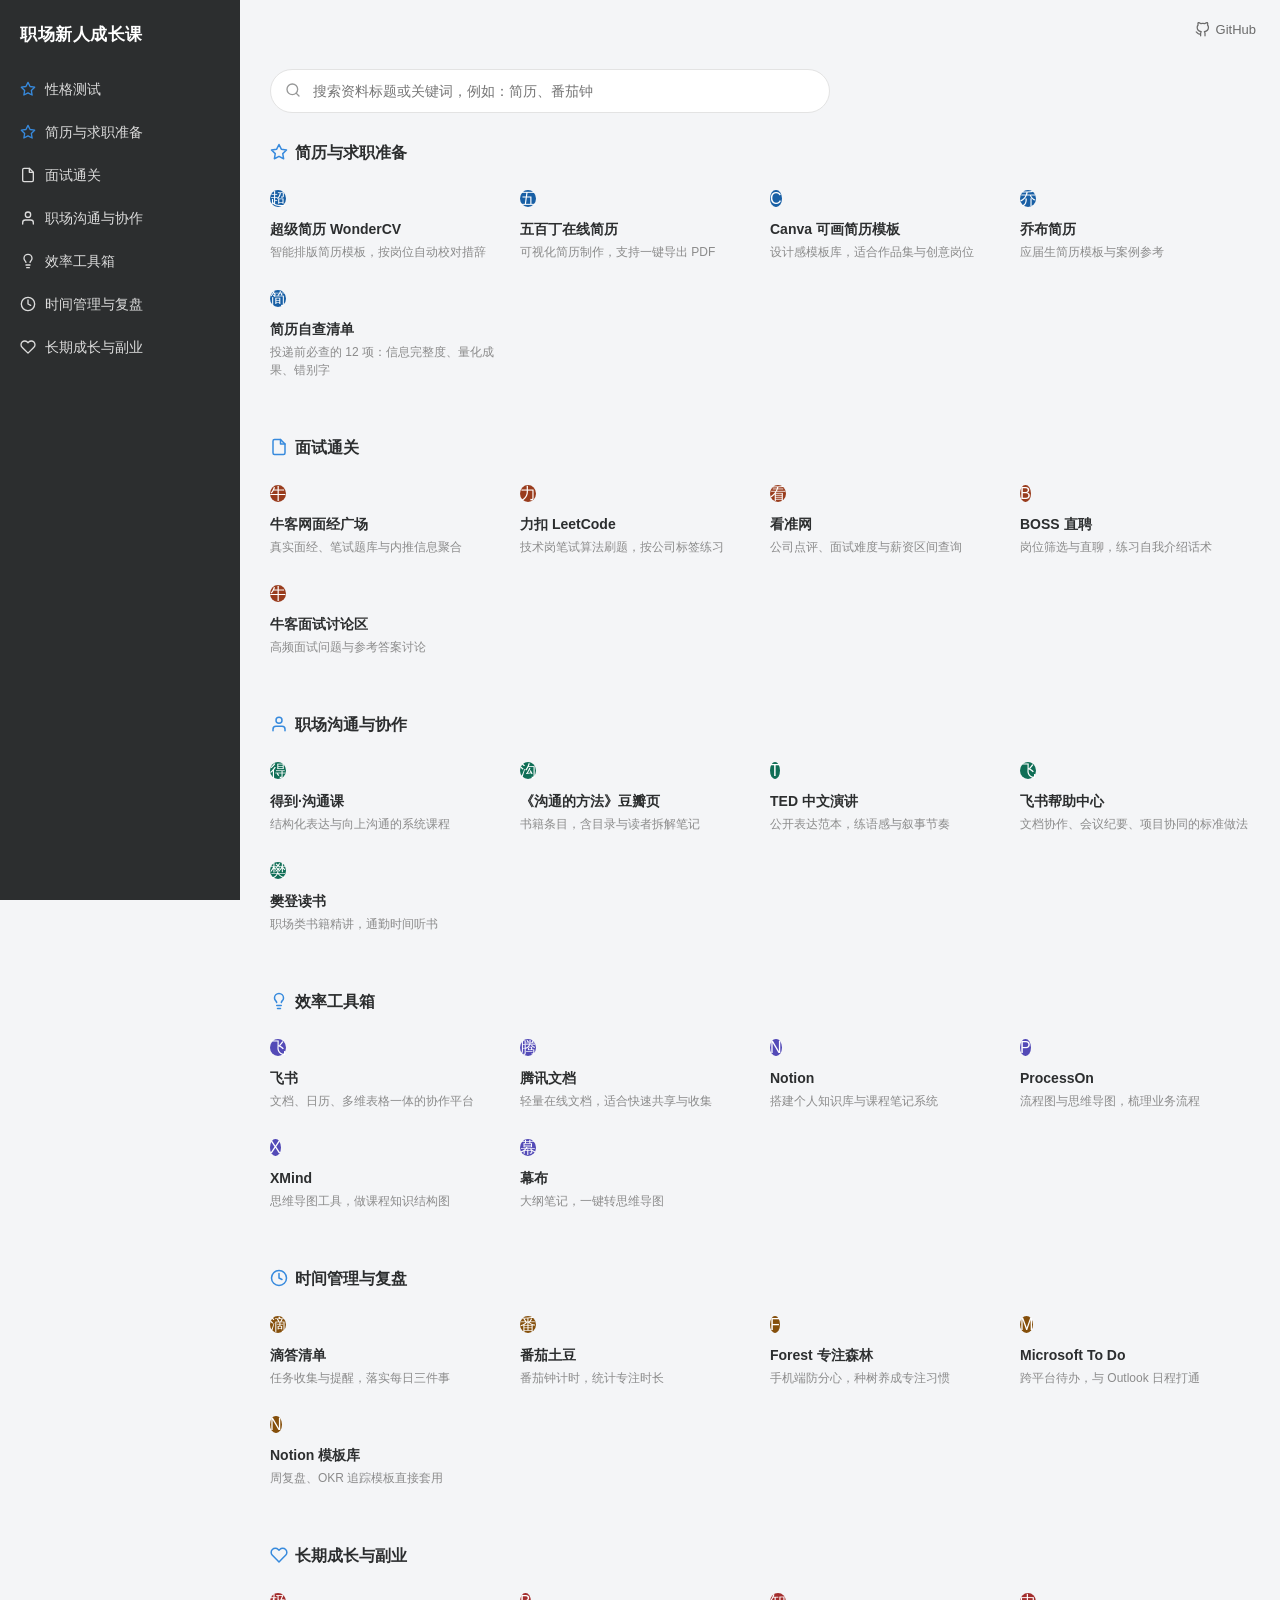
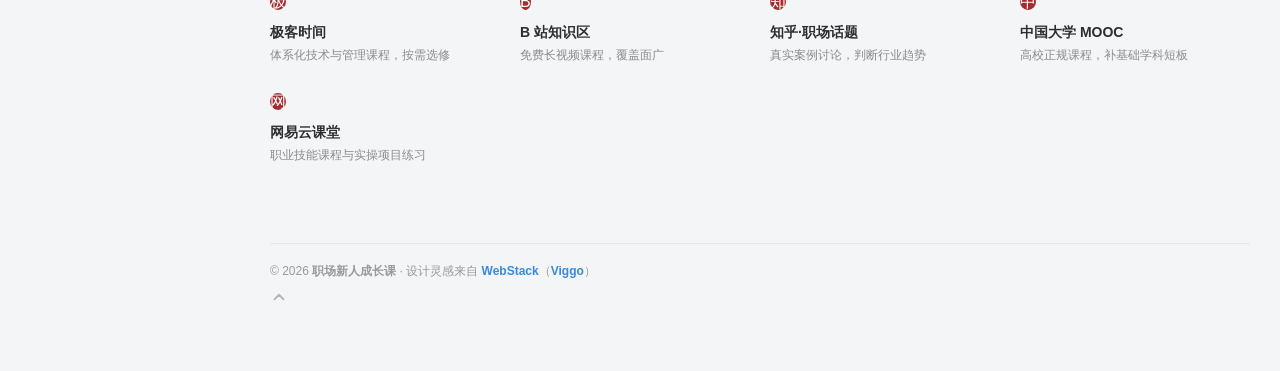
<file: index.html>
<!DOCTYPE html>
<html lang="zh">
<head>
    <meta charset="utf-8">
    <meta http-equiv="refresh" content="0; url=cn/index.html">
    <title>职场新人成长课 · 课程资料导航</title>
    <script>location.replace('cn/index.html');</script>
</head>
<body>
    <p>正在跳转到 <a href="cn/index.html">课程资料导航</a>…</p>
</body>
</html>
</file>
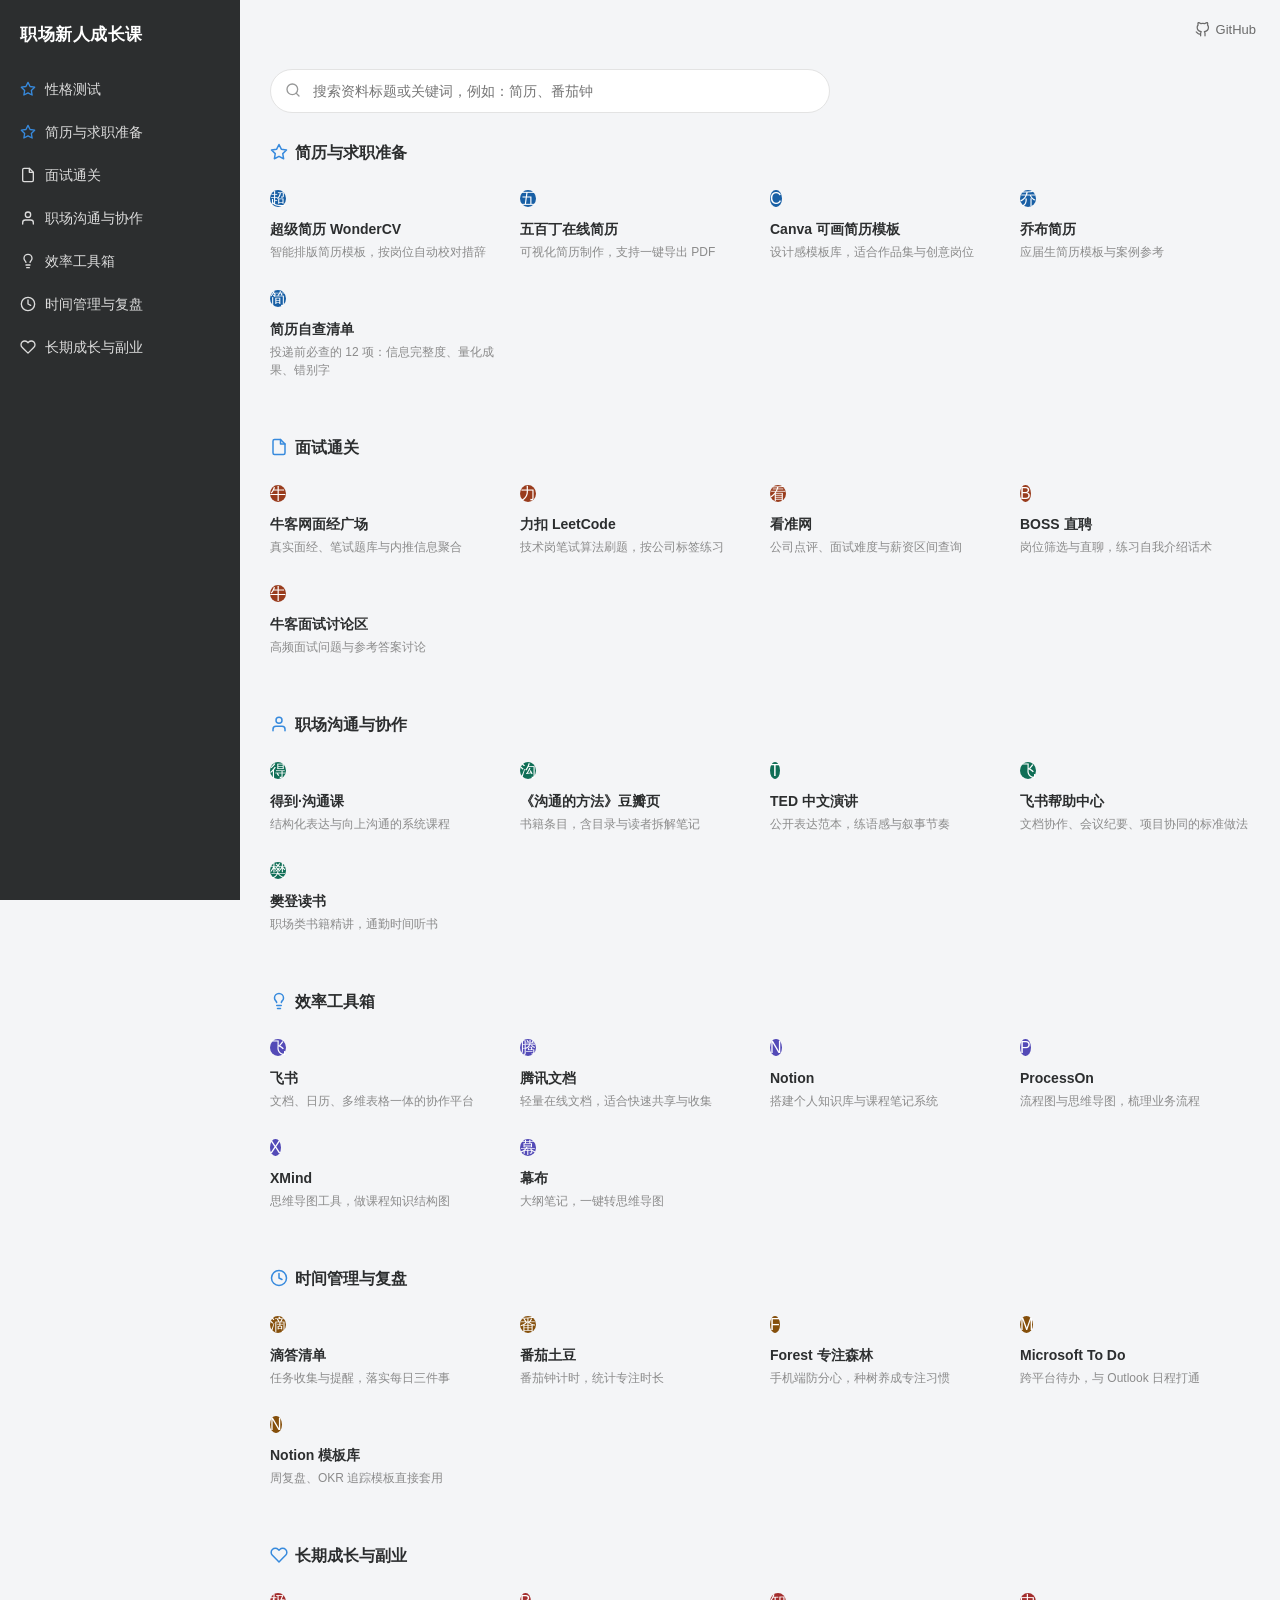
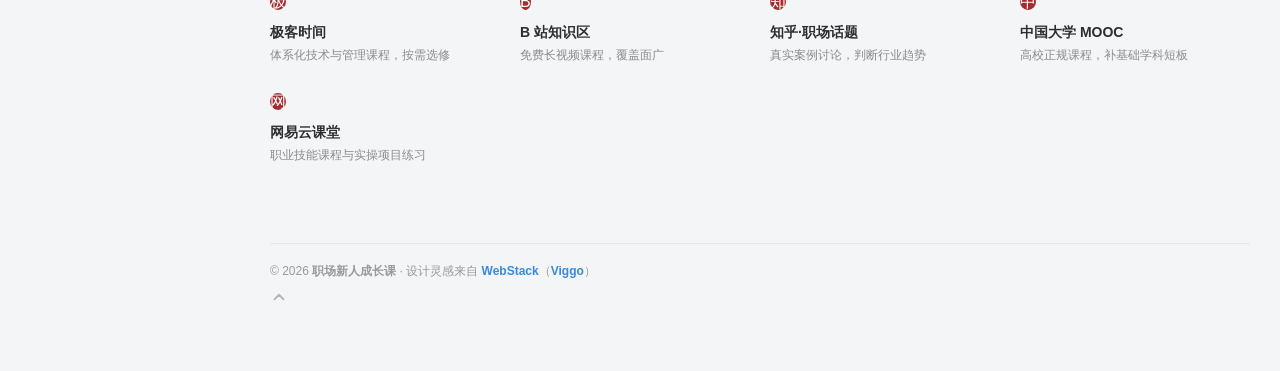
<file: cn/index.html>
<!DOCTYPE html>
<html lang="zh">

<head>
    <meta charset="utf-8">
    <meta http-equiv="X-UA-Compatible" content="IE=edge">
    <meta name="viewport" content="width=device-width, initial-scale=1.0" />
    <meta name="author" content="workbuddy" />
    <title>职场新人成长课 · 课程资料导航</title>
    <meta name="keywords" content="职场新人,课程资料,简历,面试,职场沟通,效率工具">
    <meta name="description" content="职场新人成长课配套资料索引：简历求职、面试通关、职场沟通、效率工具、时间管理、长期成长，支持标题搜索。">
    <link rel="icon" href="data:image/svg+xml,%3Csvg xmlns='http://www.w3.org/2000/svg' viewBox='0 0 24 24' fill='none' stroke='%23378ADD' stroke-width='2.5' stroke-linecap='round' stroke-linejoin='round'%3E%3Cpath d='M22 10v6M2 10l10-5 10 5-10 5z'/%3E%3Cpath d='M6 12v5c3 3 9 3 12 0v-5'/%3E%3C/svg%3E">
    <link rel="stylesheet" href="../assets/css/course-nav.css">
</head>
<body>
    <div class="page-container">
        <aside class="sidebar-menu">
            <div class="logo-env">
                <a href="index.html" class="logo-text">职场新人成长课</a>
            </div>
            <ul id="main-menu" class="main-menu">
                    <li>
                        <a href="quiz.html">
                            <svg class="cn-ico cn-ico-star" viewBox="0 0 24 24"><path d="M12 2l3.09 6.26L22 9.27l-5 4.87 1.18 6.88L12 17.77l-6.18 3.25L7 14.14 2 9.27l6.91-1.01L12 2z"/></svg><span class="title">性格测试</span>
                        </a>
                    </li>
                    <li>
                        <a href="#简历与求职准备" class="smooth">
                            <svg class="cn-ico cn-ico-star" viewBox="0 0 24 24"><path d="M12 2l3.09 6.26L22 9.27l-5 4.87 1.18 6.88L12 17.77l-6.18 3.25L7 14.14 2 9.27l6.91-1.01L12 2z"/></svg><span class="title">简历与求职准备</span>
                        </a>
                    </li>
                    <li>
                        <a href="#面试通关" class="smooth">
                            <svg class="cn-ico cn-ico-doc" viewBox="0 0 24 24"><path d="M14 2H6a2 2 0 0 0-2 2v16a2 2 0 0 0 2 2h12a2 2 0 0 0 2-2V8z"/><polyline points="14 2 14 8 20 8"/></svg><span class="title">面试通关</span>
                        </a>
                    </li>
                    <li>
                        <a href="#职场沟通与协作" class="smooth">
                            <svg class="cn-ico cn-ico-user" viewBox="0 0 24 24"><path d="M20 21v-2a4 4 0 0 0-4-4H8a4 4 0 0 0-4 4v2"/><circle cx="12" cy="7" r="4"/></svg><span class="title">职场沟通与协作</span>
                        </a>
                    </li>
                    <li>
                        <a href="#效率工具箱" class="smooth">
                            <svg class="cn-ico cn-ico-lightbulb" viewBox="0 0 24 24"><path d="M9 18h6"/><path d="M10 22h4"/><path d="M15.09 14c.18-.98.65-1.74 1.41-2.5A4.65 4.65 0 0 0 18 8a6 6 0 0 0-12 0c0 1 .23 2.23 1.5 3.5A4.61 4.61 0 0 1 8.91 14"/></svg><span class="title">效率工具箱</span>
                        </a>
                    </li>
                    <li>
                        <a href="#时间管理与复盘" class="smooth">
                            <svg class="cn-ico cn-ico-clock" viewBox="0 0 24 24"><circle cx="12" cy="12" r="10"/><polyline points="12 6 12 12 16 14"/></svg><span class="title">时间管理与复盘</span>
                        </a>
                    </li>
                    <li>
                        <a href="#长期成长与副业" class="smooth">
                            <svg class="cn-ico cn-ico-heart" viewBox="0 0 24 24"><path d="M20.84 4.61a5.5 5.5 0 0 0-7.78 0L12 5.67l-1.06-1.06a5.5 5.5 0 0 0-7.78 7.78l1.06 1.06L12 21.23l7.78-7.78 1.06-1.06a5.5 5.5 0 0 0 0-7.78z"/></svg><span class="title">长期成长与副业</span>
                        </a>
                    </li>
            </ul>
        </aside>
        <main class="main-content">
            <nav class="navbar user-info-navbar">
                <ul class="user-info-menu right-links">
                    <li>
                        <a href="https://github.com/WebStackPage/WebStackPage.github.io" target="_blank" rel="noopener">
                            <svg class="cn-ico cn-ico-github" viewBox="0 0 24 24"><path d="M9 19c-5 1.5-5-2.5-7-3m14 6v-3.87a3.37 3.37 0 0 0-.94-2.61c3.14-.35 6.44-1.54 6.44-7A5.44 5.44 0 0 0 20 4.77 5.07 5.07 0 0 0 19.91 1S18.73.65 16 2.48a13.38 13.38 0 0 0-7 0C6.27.65 5.09 1 5.09 1A5.07 5.07 0 0 0 5 4.77a5.44 5.44 0 0 0-1.5 3.78c0 5.42 3.3 6.61 6.44 7A3.37 3.37 0 0 0 9 18.13V22"/></svg> GitHub
                        </a>
                    </li>
                </ul>
            </nav>

            <div class="cn-search-wrap">
                <div class="cn-search">
                    <svg class="cn-ico cn-ico-search" viewBox="0 0 24 24"><circle cx="11" cy="11" r="8"/><line x1="21" y1="21" x2="16.65" y2="16.65"/></svg>
                    <input id="cn-search-input" type="text" autocomplete="off" placeholder="搜索资料标题或关键词，例如：简历、番茄钟">
                    <span id="cn-search-count" class="cn-count"></span>
                </div>
            </div>

            <div id="cn-empty" class="cn-empty" style="display:none">没有匹配的资料，换个关键词试试</div>

            <!-- 简历与求职准备 -->
            <div class="cn-section">
                <h4><svg class="cn-ico cn-ico-star" viewBox="0 0 24 24"><path d="M12 2l3.09 6.26L22 9.27l-5 4.87 1.18 6.88L12 17.77l-6.18 3.25L7 14.14 2 9.27l6.91-1.01L12 2z"/></svg><span id="简历与求职准备">简历与求职准备</span></h4>
                <div class="row">
                <div class="col-sm-3 cn-item" data-title="超级简历 WonderCV" data-desc="智能排版简历模板，按岗位自动校对措辞">
                    <div class="xe-widget xe-conversations box2" onclick="window.open('https://www.wondercv.com/', '_blank')">
                        <span class="cn-avatar" style="background:#185FA5">超</span>
                        <div class="xe-comment">
                            <strong>超级简历 WonderCV</strong>
                            <p>智能排版简历模板，按岗位自动校对措辞</p>
                        </div>
                    </div>
                </div>
                <div class="col-sm-3 cn-item" data-title="五百丁在线简历" data-desc="可视化简历制作，支持一键导出 PDF">
                    <div class="xe-widget xe-conversations box2" onclick="window.open('https://www.500d.me/', '_blank')">
                        <span class="cn-avatar" style="background:#185FA5">五</span>
                        <div class="xe-comment">
                            <strong>五百丁在线简历</strong>
                            <p>可视化简历制作，支持一键导出 PDF</p>
                        </div>
                    </div>
                </div>
                <div class="col-sm-3 cn-item" data-title="Canva 可画简历模板" data-desc="设计感模板库，适合作品集与创意岗位">
                    <div class="xe-widget xe-conversations box2" onclick="window.open('https://www.canva.cn/', '_blank')">
                        <span class="cn-avatar" style="background:#185FA5">C</span>
                        <div class="xe-comment">
                            <strong>Canva 可画简历模板</strong>
                            <p>设计感模板库，适合作品集与创意岗位</p>
                        </div>
                    </div>
                </div>
                <div class="col-sm-3 cn-item" data-title="乔布简历" data-desc="应届生简历模板与案例参考">
                    <div class="xe-widget xe-conversations box2" onclick="window.open('http://cv.qiaobutang.com/', '_blank')">
                        <span class="cn-avatar" style="background:#185FA5">乔</span>
                        <div class="xe-comment">
                            <strong>乔布简历</strong>
                            <p>应届生简历模板与案例参考</p>
                        </div>
                    </div>
                </div>
                <div class="col-sm-3 cn-item" data-title="简历自查清单" data-desc="投递前必查的 12 项：信息完整度、量化成果、错别字">
                    <div class="xe-widget xe-conversations box2" onclick="window.open('https://www.wondercv.com/jianli/', '_blank')">
                        <span class="cn-avatar" style="background:#185FA5">简</span>
                        <div class="xe-comment">
                            <strong>简历自查清单</strong>
                            <p>投递前必查的 12 项：信息完整度、量化成果、错别字</p>
                        </div>
                    </div>
                </div>
                </div>
            </div>
            <br />

            <!-- 面试通关 -->
            <div class="cn-section">
                <h4><svg class="cn-ico cn-ico-doc" viewBox="0 0 24 24"><path d="M14 2H6a2 2 0 0 0-2 2v16a2 2 0 0 0 2 2h12a2 2 0 0 0 2-2V8z"/><polyline points="14 2 14 8 20 8"/></svg><span id="面试通关">面试通关</span></h4>
                <div class="row">
                <div class="col-sm-3 cn-item" data-title="牛客网面经广场" data-desc="真实面经、笔试题库与内推信息聚合">
                    <div class="xe-widget xe-conversations box2" onclick="window.open('https://www.nowcoder.com/', '_blank')">
                        <span class="cn-avatar" style="background:#993C1D">牛</span>
                        <div class="xe-comment">
                            <strong>牛客网面经广场</strong>
                            <p>真实面经、笔试题库与内推信息聚合</p>
                        </div>
                    </div>
                </div>
                <div class="col-sm-3 cn-item" data-title="力扣 LeetCode" data-desc="技术岗笔试算法刷题，按公司标签练习">
                    <div class="xe-widget xe-conversations box2" onclick="window.open('https://leetcode.cn/', '_blank')">
                        <span class="cn-avatar" style="background:#993C1D">力</span>
                        <div class="xe-comment">
                            <strong>力扣 LeetCode</strong>
                            <p>技术岗笔试算法刷题，按公司标签练习</p>
                        </div>
                    </div>
                </div>
                <div class="col-sm-3 cn-item" data-title="看准网" data-desc="公司点评、面试难度与薪资区间查询">
                    <div class="xe-widget xe-conversations box2" onclick="window.open('https://www.kanzhun.com/', '_blank')">
                        <span class="cn-avatar" style="background:#993C1D">看</span>
                        <div class="xe-comment">
                            <strong>看准网</strong>
                            <p>公司点评、面试难度与薪资区间查询</p>
                        </div>
                    </div>
                </div>
                <div class="col-sm-3 cn-item" data-title="BOSS 直聘" data-desc="岗位筛选与直聊，练习自我介绍话术">
                    <div class="xe-widget xe-conversations box2" onclick="window.open('https://www.zhipin.com/', '_blank')">
                        <span class="cn-avatar" style="background:#993C1D">B</span>
                        <div class="xe-comment">
                            <strong>BOSS 直聘</strong>
                            <p>岗位筛选与直聊，练习自我介绍话术</p>
                        </div>
                    </div>
                </div>
                <div class="col-sm-3 cn-item" data-title="牛客面试讨论区" data-desc="高频面试问题与参考答案讨论">
                    <div class="xe-widget xe-conversations box2" onclick="window.open('https://www.nowcoder.com/discuss', '_blank')">
                        <span class="cn-avatar" style="background:#993C1D">牛</span>
                        <div class="xe-comment">
                            <strong>牛客面试讨论区</strong>
                            <p>高频面试问题与参考答案讨论</p>
                        </div>
                    </div>
                </div>
                </div>
            </div>
            <br />

            <!-- 职场沟通与协作 -->
            <div class="cn-section">
                <h4><svg class="cn-ico cn-ico-user" viewBox="0 0 24 24"><path d="M20 21v-2a4 4 0 0 0-4-4H8a4 4 0 0 0-4 4v2"/><circle cx="12" cy="7" r="4"/></svg><span id="职场沟通与协作">职场沟通与协作</span></h4>
                <div class="row">
                <div class="col-sm-3 cn-item" data-title="得到·沟通课" data-desc="结构化表达与向上沟通的系统课程">
                    <div class="xe-widget xe-conversations box2" onclick="window.open('https://www.dedao.cn/', '_blank')">
                        <span class="cn-avatar" style="background:#0F6E56">得</span>
                        <div class="xe-comment">
                            <strong>得到·沟通课</strong>
                            <p>结构化表达与向上沟通的系统课程</p>
                        </div>
                    </div>
                </div>
                <div class="col-sm-3 cn-item" data-title="《沟通的方法》豆瓣页" data-desc="书籍条目，含目录与读者拆解笔记">
                    <div class="xe-widget xe-conversations box2" onclick="window.open('https://book.douban.com/subject/35283878/', '_blank')">
                        <span class="cn-avatar" style="background:#0F6E56">沟</span>
                        <div class="xe-comment">
                            <strong>《沟通的方法》豆瓣页</strong>
                            <p>书籍条目，含目录与读者拆解笔记</p>
                        </div>
                    </div>
                </div>
                <div class="col-sm-3 cn-item" data-title="TED 中文演讲" data-desc="公开表达范本，练语感与叙事节奏">
                    <div class="xe-widget xe-conversations box2" onclick="window.open('https://www.ted.com/talks?language=zh-cn', '_blank')">
                        <span class="cn-avatar" style="background:#0F6E56">T</span>
                        <div class="xe-comment">
                            <strong>TED 中文演讲</strong>
                            <p>公开表达范本，练语感与叙事节奏</p>
                        </div>
                    </div>
                </div>
                <div class="col-sm-3 cn-item" data-title="飞书帮助中心" data-desc="文档协作、会议纪要、项目协同的标准做法">
                    <div class="xe-widget xe-conversations box2" onclick="window.open('https://www.feishu.cn/hc/', '_blank')">
                        <span class="cn-avatar" style="background:#0F6E56">飞</span>
                        <div class="xe-comment">
                            <strong>飞书帮助中心</strong>
                            <p>文档协作、会议纪要、项目协同的标准做法</p>
                        </div>
                    </div>
                </div>
                <div class="col-sm-3 cn-item" data-title="樊登读书" data-desc="职场类书籍精讲，通勤时间听书">
                    <div class="xe-widget xe-conversations box2" onclick="window.open('https://www.dushu.io/', '_blank')">
                        <span class="cn-avatar" style="background:#0F6E56">樊</span>
                        <div class="xe-comment">
                            <strong>樊登读书</strong>
                            <p>职场类书籍精讲，通勤时间听书</p>
                        </div>
                    </div>
                </div>
                </div>
            </div>
            <br />

            <!-- 效率工具箱 -->
            <div class="cn-section">
                <h4><svg class="cn-ico cn-ico-lightbulb" viewBox="0 0 24 24"><path d="M9 18h6"/><path d="M10 22h4"/><path d="M15.09 14c.18-.98.65-1.74 1.41-2.5A4.65 4.65 0 0 0 18 8a6 6 0 0 0-12 0c0 1 .23 2.23 1.5 3.5A4.61 4.61 0 0 1 8.91 14"/></svg><span id="效率工具箱">效率工具箱</span></h4>
                <div class="row">
                <div class="col-sm-3 cn-item" data-title="飞书" data-desc="文档、日历、多维表格一体的协作平台">
                    <div class="xe-widget xe-conversations box2" onclick="window.open('https://www.feishu.cn/', '_blank')">
                        <span class="cn-avatar" style="background:#534AB7">飞</span>
                        <div class="xe-comment">
                            <strong>飞书</strong>
                            <p>文档、日历、多维表格一体的协作平台</p>
                        </div>
                    </div>
                </div>
                <div class="col-sm-3 cn-item" data-title="腾讯文档" data-desc="轻量在线文档，适合快速共享与收集">
                    <div class="xe-widget xe-conversations box2" onclick="window.open('https://docs.qq.com/', '_blank')">
                        <span class="cn-avatar" style="background:#534AB7">腾</span>
                        <div class="xe-comment">
                            <strong>腾讯文档</strong>
                            <p>轻量在线文档，适合快速共享与收集</p>
                        </div>
                    </div>
                </div>
                <div class="col-sm-3 cn-item" data-title="Notion" data-desc="搭建个人知识库与课程笔记系统">
                    <div class="xe-widget xe-conversations box2" onclick="window.open('https://www.notion.so/', '_blank')">
                        <span class="cn-avatar" style="background:#534AB7">N</span>
                        <div class="xe-comment">
                            <strong>Notion</strong>
                            <p>搭建个人知识库与课程笔记系统</p>
                        </div>
                    </div>
                </div>
                <div class="col-sm-3 cn-item" data-title="ProcessOn" data-desc="流程图与思维导图，梳理业务流程">
                    <div class="xe-widget xe-conversations box2" onclick="window.open('https://www.processon.com/', '_blank')">
                        <span class="cn-avatar" style="background:#534AB7">P</span>
                        <div class="xe-comment">
                            <strong>ProcessOn</strong>
                            <p>流程图与思维导图，梳理业务流程</p>
                        </div>
                    </div>
                </div>
                <div class="col-sm-3 cn-item" data-title="XMind" data-desc="思维导图工具，做课程知识结构图">
                    <div class="xe-widget xe-conversations box2" onclick="window.open('https://xmind.cn/', '_blank')">
                        <span class="cn-avatar" style="background:#534AB7">X</span>
                        <div class="xe-comment">
                            <strong>XMind</strong>
                            <p>思维导图工具，做课程知识结构图</p>
                        </div>
                    </div>
                </div>
                <div class="col-sm-3 cn-item" data-title="幕布" data-desc="大纲笔记，一键转思维导图">
                    <div class="xe-widget xe-conversations box2" onclick="window.open('https://mubu.com/', '_blank')">
                        <span class="cn-avatar" style="background:#534AB7">幕</span>
                        <div class="xe-comment">
                            <strong>幕布</strong>
                            <p>大纲笔记，一键转思维导图</p>
                        </div>
                    </div>
                </div>
                </div>
            </div>
            <br />

            <!-- 时间管理与复盘 -->
            <div class="cn-section">
                <h4><svg class="cn-ico cn-ico-clock" viewBox="0 0 24 24"><circle cx="12" cy="12" r="10"/><polyline points="12 6 12 12 16 14"/></svg><span id="时间管理与复盘">时间管理与复盘</span></h4>
                <div class="row">
                <div class="col-sm-3 cn-item" data-title="滴答清单" data-desc="任务收集与提醒，落实每日三件事">
                    <div class="xe-widget xe-conversations box2" onclick="window.open('https://www.dida365.com/', '_blank')">
                        <span class="cn-avatar" style="background:#854F0B">滴</span>
                        <div class="xe-comment">
                            <strong>滴答清单</strong>
                            <p>任务收集与提醒，落实每日三件事</p>
                        </div>
                    </div>
                </div>
                <div class="col-sm-3 cn-item" data-title="番茄土豆" data-desc="番茄钟计时，统计专注时长">
                    <div class="xe-widget xe-conversations box2" onclick="window.open('https://pomotodo.com/', '_blank')">
                        <span class="cn-avatar" style="background:#854F0B">番</span>
                        <div class="xe-comment">
                            <strong>番茄土豆</strong>
                            <p>番茄钟计时，统计专注时长</p>
                        </div>
                    </div>
                </div>
                <div class="col-sm-3 cn-item" data-title="Forest 专注森林" data-desc="手机端防分心，种树养成专注习惯">
                    <div class="xe-widget xe-conversations box2" onclick="window.open('https://www.forestapp.cc/', '_blank')">
                        <span class="cn-avatar" style="background:#854F0B">F</span>
                        <div class="xe-comment">
                            <strong>Forest 专注森林</strong>
                            <p>手机端防分心，种树养成专注习惯</p>
                        </div>
                    </div>
                </div>
                <div class="col-sm-3 cn-item" data-title="Microsoft To Do" data-desc="跨平台待办，与 Outlook 日程打通">
                    <div class="xe-widget xe-conversations box2" onclick="window.open('https://todo.microsoft.com/', '_blank')">
                        <span class="cn-avatar" style="background:#854F0B">M</span>
                        <div class="xe-comment">
                            <strong>Microsoft To Do</strong>
                            <p>跨平台待办，与 Outlook 日程打通</p>
                        </div>
                    </div>
                </div>
                <div class="col-sm-3 cn-item" data-title="Notion 模板库" data-desc="周复盘、OKR 追踪模板直接套用">
                    <div class="xe-widget xe-conversations box2" onclick="window.open('https://www.notion.so/templates', '_blank')">
                        <span class="cn-avatar" style="background:#854F0B">N</span>
                        <div class="xe-comment">
                            <strong>Notion 模板库</strong>
                            <p>周复盘、OKR 追踪模板直接套用</p>
                        </div>
                    </div>
                </div>
                </div>
            </div>
            <br />

            <!-- 长期成长与副业 -->
            <div class="cn-section">
                <h4><svg class="cn-ico cn-ico-heart" viewBox="0 0 24 24"><path d="M20.84 4.61a5.5 5.5 0 0 0-7.78 0L12 5.67l-1.06-1.06a5.5 5.5 0 0 0-7.78 7.78l1.06 1.06L12 21.23l7.78-7.78 1.06-1.06a5.5 5.5 0 0 0 0-7.78z"/></svg><span id="长期成长与副业">长期成长与副业</span></h4>
                <div class="row">
                <div class="col-sm-3 cn-item" data-title="极客时间" data-desc="体系化技术与管理课程，按需选修">
                    <div class="xe-widget xe-conversations box2" onclick="window.open('https://time.geekbang.org/', '_blank')">
                        <span class="cn-avatar" style="background:#A32D2D">极</span>
                        <div class="xe-comment">
                            <strong>极客时间</strong>
                            <p>体系化技术与管理课程，按需选修</p>
                        </div>
                    </div>
                </div>
                <div class="col-sm-3 cn-item" data-title="B 站知识区" data-desc="免费长视频课程，覆盖面广">
                    <div class="xe-widget xe-conversations box2" onclick="window.open('https://www.bilibili.com/v/knowledge', '_blank')">
                        <span class="cn-avatar" style="background:#A32D2D">B</span>
                        <div class="xe-comment">
                            <strong>B 站知识区</strong>
                            <p>免费长视频课程，覆盖面广</p>
                        </div>
                    </div>
                </div>
                <div class="col-sm-3 cn-item" data-title="知乎·职场话题" data-desc="真实案例讨论，判断行业趋势">
                    <div class="xe-widget xe-conversations box2" onclick="window.open('https://www.zhihu.com/topic/19551111/hot', '_blank')">
                        <span class="cn-avatar" style="background:#A32D2D">知</span>
                        <div class="xe-comment">
                            <strong>知乎·职场话题</strong>
                            <p>真实案例讨论，判断行业趋势</p>
                        </div>
                    </div>
                </div>
                <div class="col-sm-3 cn-item" data-title="中国大学 MOOC" data-desc="高校正规课程，补基础学科短板">
                    <div class="xe-widget xe-conversations box2" onclick="window.open('https://www.icourse163.org/', '_blank')">
                        <span class="cn-avatar" style="background:#A32D2D">中</span>
                        <div class="xe-comment">
                            <strong>中国大学 MOOC</strong>
                            <p>高校正规课程，补基础学科短板</p>
                        </div>
                    </div>
                </div>
                <div class="col-sm-3 cn-item" data-title="网易云课堂" data-desc="职业技能课程与实操项目练习">
                    <div class="xe-widget xe-conversations box2" onclick="window.open('https://study.163.com/', '_blank')">
                        <span class="cn-avatar" style="background:#A32D2D">网</span>
                        <div class="xe-comment">
                            <strong>网易云课堂</strong>
                            <p>职业技能课程与实操项目练习</p>
                        </div>
                    </div>
                </div>
                </div>
            </div>
            <br />
            <footer class="main-footer">
                <div class="footer-inner">
                    <div class="footer-text">
                        &copy; 2026 <strong>职场新人成长课</strong> · 设计灵感来自 <a href="https://github.com/WebStackPage/WebStackPage.github.io" target="_blank" rel="noopener"><strong>WebStack</strong></a>（<a href="https://www.viggoz.com" target="_blank" rel="noopener"><strong>Viggo</strong></a>）
                    </div>
                    <div class="go-up">
                        <a href="#" class="back-top">
                            <svg class="cn-ico cn-ico-angle-up" viewBox="0 0 24 24"><polyline points="18 15 12 9 6 15"/></svg>
                        </a>
                    </div>
                </div>
            </footer>
        </main>
    </div>
    <script src="../assets/js/app.js"></script>
</body>

</html>
</file>
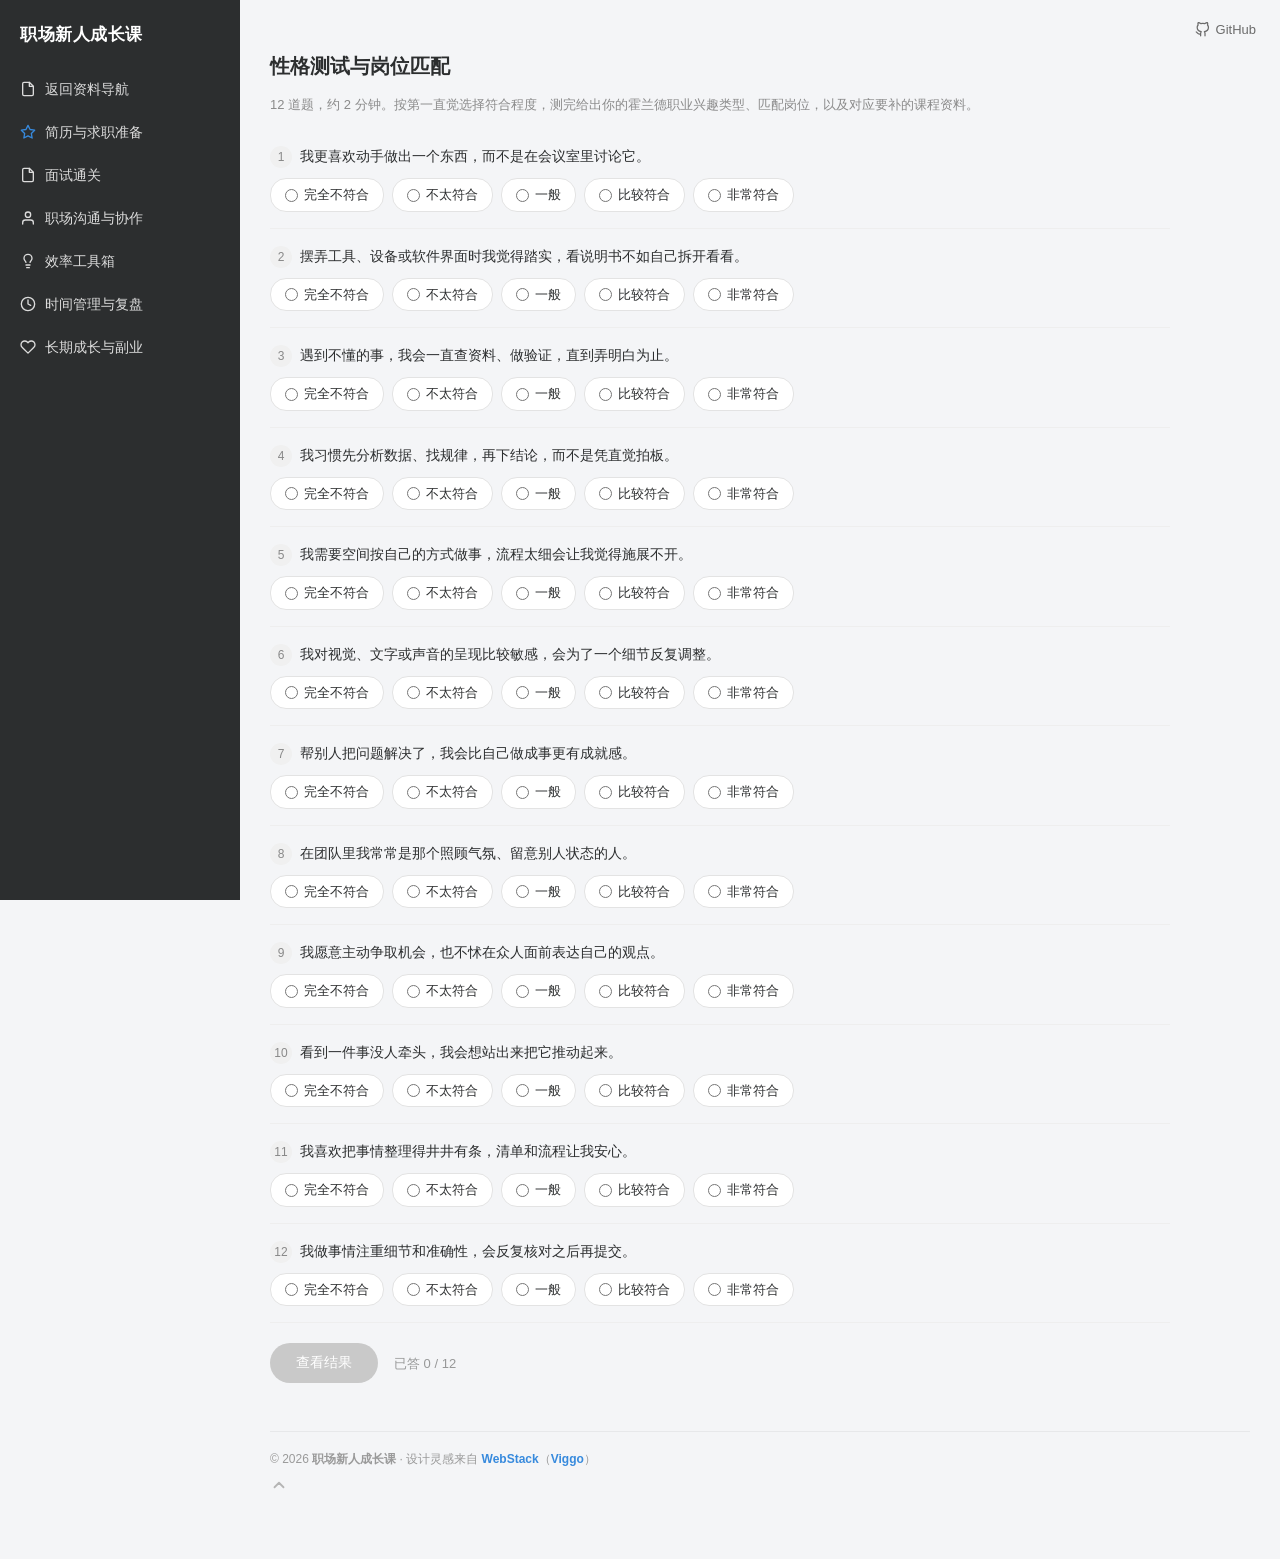
<file: cn/quiz.html>
<!DOCTYPE html>
<html lang="zh">

<head>
    <meta charset="utf-8">
    <meta http-equiv="X-UA-Compatible" content="IE=edge">
    <meta name="viewport" content="width=device-width, initial-scale=1.0" />
    <meta name="author" content="workbuddy" />
    <title>职场新人成长课 · 性格测试与岗位匹配</title>
    <meta name="keywords" content="性格测试,职业兴趣,霍兰德,RIASEC,岗位匹配">
    <meta name="description" content="12 道题，约 2 分钟。按第一直觉选择符合程度，测完给出你的霍兰德职业兴趣类型、匹配岗位，以及对应要补的课程资料。">
    <link rel="icon" href="data:image/svg+xml,%3Csvg xmlns='http://www.w3.org/2000/svg' viewBox='0 0 24 24' fill='none' stroke='%23378ADD' stroke-width='2.5' stroke-linecap='round' stroke-linejoin='round'%3E%3Cpath d='M22 10v6M2 10l10-5 10 5-10 5z'/%3E%3Cpath d='M6 12v5c3 3 9 3 12 0v-5'/%3E%3C/svg%3E">
    <link rel="stylesheet" href="../assets/css/course-nav.css">
</head>
<body>
    <div class="page-container">
        <aside class="sidebar-menu">
            <div class="logo-env">
                <a href="index.html" class="logo-text">职场新人成长课</a>
            </div>
            <ul id="main-menu" class="main-menu">
                    <li>
                        <a href="index.html">
                            <svg class="cn-ico cn-ico-doc" viewBox="0 0 24 24"><path d="M14 2H6a2 2 0 0 0-2 2v16a2 2 0 0 0 2 2h12a2 2 0 0 0 2-2V8z"/><polyline points="14 2 14 8 20 8"/></svg><span class="title">返回资料导航</span>
                        </a>
                    </li>
                    <li>
                        <a href="index.html#简历与求职准备">
                            <svg class="cn-ico cn-ico-star" viewBox="0 0 24 24"><path d="M12 2l3.09 6.26L22 9.27l-5 4.87 1.18 6.88L12 17.77l-6.18 3.25L7 14.14 2 9.27l6.91-1.01L12 2z"/></svg><span class="title">简历与求职准备</span>
                        </a>
                    </li>
                    <li>
                        <a href="index.html#面试通关">
                            <svg class="cn-ico cn-ico-doc" viewBox="0 0 24 24"><path d="M14 2H6a2 2 0 0 0-2 2v16a2 2 0 0 0 2 2h12a2 2 0 0 0 2-2V8z"/><polyline points="14 2 14 8 20 8"/></svg><span class="title">面试通关</span>
                        </a>
                    </li>
                    <li>
                        <a href="index.html#职场沟通与协作">
                            <svg class="cn-ico cn-ico-user" viewBox="0 0 24 24"><path d="M20 21v-2a4 4 0 0 0-4-4H8a4 4 0 0 0-4 4v2"/><circle cx="12" cy="7" r="4"/></svg><span class="title">职场沟通与协作</span>
                        </a>
                    </li>
                    <li>
                        <a href="index.html#效率工具箱">
                            <svg class="cn-ico cn-ico-lightbulb" viewBox="0 0 24 24"><path d="M9 18h6"/><path d="M10 22h4"/><path d="M15.09 14c.18-.98.65-1.74 1.41-2.5A4.65 4.65 0 0 0 18 8a6 6 0 0 0-12 0c0 1 .23 2.23 1.5 3.5A4.61 4.61 0 0 1 8.91 14"/></svg><span class="title">效率工具箱</span>
                        </a>
                    </li>
                    <li>
                        <a href="index.html#时间管理与复盘">
                            <svg class="cn-ico cn-ico-clock" viewBox="0 0 24 24"><circle cx="12" cy="12" r="10"/><polyline points="12 6 12 12 16 14"/></svg><span class="title">时间管理与复盘</span>
                        </a>
                    </li>
                    <li>
                        <a href="index.html#长期成长与副业">
                            <svg class="cn-ico cn-ico-heart" viewBox="0 0 24 24"><path d="M20.84 4.61a5.5 5.5 0 0 0-7.78 0L12 5.67l-1.06-1.06a5.5 5.5 0 0 0-7.78 7.78l1.06 1.06L12 21.23l7.78-7.78 1.06-1.06a5.5 5.5 0 0 0 0-7.78z"/></svg><span class="title">长期成长与副业</span>
                        </a>
                    </li>
            </ul>
        </aside>
        <main class="main-content">
            <nav class="navbar user-info-navbar">
                <ul class="user-info-menu right-links">
                    <li>
                        <a href="https://github.com/WebStackPage/WebStackPage.github.io" target="_blank" rel="noopener">
                            <svg class="cn-ico cn-ico-github" viewBox="0 0 24 24"><path d="M9 19c-5 1.5-5-2.5-7-3m14 6v-3.87a3.37 3.37 0 0 0-.94-2.61c3.14-.35 6.44-1.54 6.44-7A5.44 5.44 0 0 0 20 4.77 5.07 5.07 0 0 0 19.91 1S18.73.65 16 2.48a13.38 13.38 0 0 0-7 0C6.27.65 5.09 1 5.09 1A5.07 5.07 0 0 0 5 4.77a5.44 5.44 0 0 0-1.5 3.78c0 5.42 3.3 6.61 6.44 7A3.37 3.37 0 0 0 9 18.13V22"/></svg> GitHub
                        </a>
                    </li>
                </ul>
            </nav>


            <div class="cn-quiz">
                <div class="cn-quiz-intro">
                    <h4>性格测试与岗位匹配</h4>
                    <p>12 道题，约 2 分钟。按第一直觉选择符合程度，测完给出你的霍兰德职业兴趣类型、匹配岗位，以及对应要补的课程资料。</p>
                </div>
                <div id="cn-questions">
                    <div class="cn-q" data-id="1" data-dim="R">
                        <div class="cn-q-text"><span class="cn-q-no">1</span>我更喜欢动手做出一个东西，而不是在会议室里讨论它。</div>
                        <div class="cn-q-scale">
                            <label><input type="radio" name="q1" value="1"><span>完全不符合</span></label>
                            <label><input type="radio" name="q1" value="2"><span>不太符合</span></label>
                            <label><input type="radio" name="q1" value="3"><span>一般</span></label>
                            <label><input type="radio" name="q1" value="4"><span>比较符合</span></label>
                            <label><input type="radio" name="q1" value="5"><span>非常符合</span></label>
                        </div>
                    </div>
                    <div class="cn-q" data-id="2" data-dim="R">
                        <div class="cn-q-text"><span class="cn-q-no">2</span>摆弄工具、设备或软件界面时我觉得踏实，看说明书不如自己拆开看看。</div>
                        <div class="cn-q-scale">
                            <label><input type="radio" name="q2" value="1"><span>完全不符合</span></label>
                            <label><input type="radio" name="q2" value="2"><span>不太符合</span></label>
                            <label><input type="radio" name="q2" value="3"><span>一般</span></label>
                            <label><input type="radio" name="q2" value="4"><span>比较符合</span></label>
                            <label><input type="radio" name="q2" value="5"><span>非常符合</span></label>
                        </div>
                    </div>
                    <div class="cn-q" data-id="3" data-dim="I">
                        <div class="cn-q-text"><span class="cn-q-no">3</span>遇到不懂的事，我会一直查资料、做验证，直到弄明白为止。</div>
                        <div class="cn-q-scale">
                            <label><input type="radio" name="q3" value="1"><span>完全不符合</span></label>
                            <label><input type="radio" name="q3" value="2"><span>不太符合</span></label>
                            <label><input type="radio" name="q3" value="3"><span>一般</span></label>
                            <label><input type="radio" name="q3" value="4"><span>比较符合</span></label>
                            <label><input type="radio" name="q3" value="5"><span>非常符合</span></label>
                        </div>
                    </div>
                    <div class="cn-q" data-id="4" data-dim="I">
                        <div class="cn-q-text"><span class="cn-q-no">4</span>我习惯先分析数据、找规律，再下结论，而不是凭直觉拍板。</div>
                        <div class="cn-q-scale">
                            <label><input type="radio" name="q4" value="1"><span>完全不符合</span></label>
                            <label><input type="radio" name="q4" value="2"><span>不太符合</span></label>
                            <label><input type="radio" name="q4" value="3"><span>一般</span></label>
                            <label><input type="radio" name="q4" value="4"><span>比较符合</span></label>
                            <label><input type="radio" name="q4" value="5"><span>非常符合</span></label>
                        </div>
                    </div>
                    <div class="cn-q" data-id="5" data-dim="A">
                        <div class="cn-q-text"><span class="cn-q-no">5</span>我需要空间按自己的方式做事，流程太细会让我觉得施展不开。</div>
                        <div class="cn-q-scale">
                            <label><input type="radio" name="q5" value="1"><span>完全不符合</span></label>
                            <label><input type="radio" name="q5" value="2"><span>不太符合</span></label>
                            <label><input type="radio" name="q5" value="3"><span>一般</span></label>
                            <label><input type="radio" name="q5" value="4"><span>比较符合</span></label>
                            <label><input type="radio" name="q5" value="5"><span>非常符合</span></label>
                        </div>
                    </div>
                    <div class="cn-q" data-id="6" data-dim="A">
                        <div class="cn-q-text"><span class="cn-q-no">6</span>我对视觉、文字或声音的呈现比较敏感，会为了一个细节反复调整。</div>
                        <div class="cn-q-scale">
                            <label><input type="radio" name="q6" value="1"><span>完全不符合</span></label>
                            <label><input type="radio" name="q6" value="2"><span>不太符合</span></label>
                            <label><input type="radio" name="q6" value="3"><span>一般</span></label>
                            <label><input type="radio" name="q6" value="4"><span>比较符合</span></label>
                            <label><input type="radio" name="q6" value="5"><span>非常符合</span></label>
                        </div>
                    </div>
                    <div class="cn-q" data-id="7" data-dim="S">
                        <div class="cn-q-text"><span class="cn-q-no">7</span>帮别人把问题解决了，我会比自己做成事更有成就感。</div>
                        <div class="cn-q-scale">
                            <label><input type="radio" name="q7" value="1"><span>完全不符合</span></label>
                            <label><input type="radio" name="q7" value="2"><span>不太符合</span></label>
                            <label><input type="radio" name="q7" value="3"><span>一般</span></label>
                            <label><input type="radio" name="q7" value="4"><span>比较符合</span></label>
                            <label><input type="radio" name="q7" value="5"><span>非常符合</span></label>
                        </div>
                    </div>
                    <div class="cn-q" data-id="8" data-dim="S">
                        <div class="cn-q-text"><span class="cn-q-no">8</span>在团队里我常常是那个照顾气氛、留意别人状态的人。</div>
                        <div class="cn-q-scale">
                            <label><input type="radio" name="q8" value="1"><span>完全不符合</span></label>
                            <label><input type="radio" name="q8" value="2"><span>不太符合</span></label>
                            <label><input type="radio" name="q8" value="3"><span>一般</span></label>
                            <label><input type="radio" name="q8" value="4"><span>比较符合</span></label>
                            <label><input type="radio" name="q8" value="5"><span>非常符合</span></label>
                        </div>
                    </div>
                    <div class="cn-q" data-id="9" data-dim="E">
                        <div class="cn-q-text"><span class="cn-q-no">9</span>我愿意主动争取机会，也不怵在众人面前表达自己的观点。</div>
                        <div class="cn-q-scale">
                            <label><input type="radio" name="q9" value="1"><span>完全不符合</span></label>
                            <label><input type="radio" name="q9" value="2"><span>不太符合</span></label>
                            <label><input type="radio" name="q9" value="3"><span>一般</span></label>
                            <label><input type="radio" name="q9" value="4"><span>比较符合</span></label>
                            <label><input type="radio" name="q9" value="5"><span>非常符合</span></label>
                        </div>
                    </div>
                    <div class="cn-q" data-id="10" data-dim="E">
                        <div class="cn-q-text"><span class="cn-q-no">10</span>看到一件事没人牵头，我会想站出来把它推动起来。</div>
                        <div class="cn-q-scale">
                            <label><input type="radio" name="q10" value="1"><span>完全不符合</span></label>
                            <label><input type="radio" name="q10" value="2"><span>不太符合</span></label>
                            <label><input type="radio" name="q10" value="3"><span>一般</span></label>
                            <label><input type="radio" name="q10" value="4"><span>比较符合</span></label>
                            <label><input type="radio" name="q10" value="5"><span>非常符合</span></label>
                        </div>
                    </div>
                    <div class="cn-q" data-id="11" data-dim="C">
                        <div class="cn-q-text"><span class="cn-q-no">11</span>我喜欢把事情整理得井井有条，清单和流程让我安心。</div>
                        <div class="cn-q-scale">
                            <label><input type="radio" name="q11" value="1"><span>完全不符合</span></label>
                            <label><input type="radio" name="q11" value="2"><span>不太符合</span></label>
                            <label><input type="radio" name="q11" value="3"><span>一般</span></label>
                            <label><input type="radio" name="q11" value="4"><span>比较符合</span></label>
                            <label><input type="radio" name="q11" value="5"><span>非常符合</span></label>
                        </div>
                    </div>
                    <div class="cn-q" data-id="12" data-dim="C">
                        <div class="cn-q-text"><span class="cn-q-no">12</span>我做事情注重细节和准确性，会反复核对之后再提交。</div>
                        <div class="cn-q-scale">
                            <label><input type="radio" name="q12" value="1"><span>完全不符合</span></label>
                            <label><input type="radio" name="q12" value="2"><span>不太符合</span></label>
                            <label><input type="radio" name="q12" value="3"><span>一般</span></label>
                            <label><input type="radio" name="q12" value="4"><span>比较符合</span></label>
                            <label><input type="radio" name="q12" value="5"><span>非常符合</span></label>
                        </div>
                    </div>
                </div>
                <div class="cn-quiz-actions">
                    <button id="cn-submit" disabled>查看结果</button>
                    <span id="cn-progress">已答 0 / 12</span>
                </div>
                <div id="cn-result"></div>
            </div>
            <script>
            window.QUIZ = {"questions":[{"id":1,"dim":"R"},{"id":2,"dim":"R"},{"id":3,"dim":"I"},{"id":4,"dim":"I"},{"id":5,"dim":"A"},{"id":6,"dim":"A"},{"id":7,"dim":"S"},{"id":8,"dim":"S"},{"id":9,"dim":"E"},{"id":10,"dim":"E"},{"id":11,"dim":"C"},{"id":12,"dim":"C"}],"dimensions":[{"key":"R","name":"现实型","alias":"Doer","color":"#993C1D","desc":"偏好动手操作与具体任务，跟工具、设备、实物打交道时最有手感，不太喜欢长时间停留在抽象讨论里。","jobs":["硬件 / 设备工程师","运维与实施","生产制造","实验室技术员","物流与调度"],"recommend":["效率工具箱","时间管理与复盘"]},{"key":"I","name":"研究型","alias":"Thinker","color":"#185FA5","desc":"喜欢观察、分析与推理，遇到没有答案的问题会一直挖下去，享受把复杂事情想清楚的过程。","jobs":["数据分析师","算法工程师","行业研究员","策略产品经理","财务分析"],"recommend":["效率工具箱","长期成长与副业"]},{"key":"A","name":"艺术型","alias":"Creator","color":"#534AB7","desc":"追求原创与自我表达，需要自由度，对视觉、文字或声音的呈现方式敏感，会反复打磨细节。","jobs":["UI / 视觉设计","内容创作","品牌策划","新媒体与影视","产品设计师"],"recommend":["职场沟通与协作","长期成长与副业"]},{"key":"S","name":"社会型","alias":"Helper","color":"#0F6E56","desc":"乐于支持他人、善于倾听，重视关系与团队氛围，帮别人把问题解决掉时最有成就感。","jobs":["HR / 招聘","客户成功","教育与培训","社群运营","医务与社工"],"recommend":["职场沟通与协作","面试通关"]},{"key":"E","name":"企业型","alias":"Persuader","color":"#A32D2D","desc":"喜欢影响他人、推动目标达成，有进取心，愿意在一件事没人牵头时站出来扛。","jobs":["销售与商务","市场增长","项目管理","业务负责人 / 创业","投融资"],"recommend":["面试通关","长期成长与副业"]},{"key":"C","name":"常规型","alias":"Organizer","color":"#854F0B","desc":"条理清晰、重视规则与准确性，擅长把事情流程化并稳定执行，清单和表格让人安心。","jobs":["行政与助理","财务 / 会计","数据质检","供应链协调","法务合规支持"],"recommend":["时间管理与复盘","效率工具箱"]}],"note":"结果仅供自我探索参考，不作为择业唯一依据。"};
            </script>
            <footer class="main-footer">
                <div class="footer-inner">
                    <div class="footer-text">
                        &copy; 2026 <strong>职场新人成长课</strong> · 设计灵感来自 <a href="https://github.com/WebStackPage/WebStackPage.github.io" target="_blank" rel="noopener"><strong>WebStack</strong></a>（<a href="https://www.viggoz.com" target="_blank" rel="noopener"><strong>Viggo</strong></a>）
                    </div>
                    <div class="go-up">
                        <a href="#" class="back-top">
                            <svg class="cn-ico cn-ico-angle-up" viewBox="0 0 24 24"><polyline points="18 15 12 9 6 15"/></svg>
                        </a>
                    </div>
                </div>
            </footer>
        </main>
    </div>
    <script src="../assets/js/app.js"></script>
</body>

</html>
</file>
<file: assets/css/course-nav.css>
/* 课程资料导航页 · 自包含样式（无第三方依赖）
   复刻 WebStack 的深色侧边栏 + 浅色内容 + 卡片网格，仅保留本项目用到的部分 */

* { box-sizing: border-box; }
html, body { margin: 0; padding: 0; }
body {
    font-family: "PingFang SC", "Microsoft YaHei", "Helvetica Neue", Arial, sans-serif;
    color: #2c2e2f;
    background: #f4f5f7;
    font-size: 14px;
    line-height: 1.5;
}
a { color: inherit; text-decoration: none; }

/* ---------- 布局：侧边栏 + 内容 ---------- */
.page-container { min-height: 100vh; }

.sidebar-menu {
    position: fixed;
    top: 0; bottom: 0; left: 0;
    width: 240px;
    background: #2c2e2f;
    color: #dcdcdc;
    overflow-y: auto;
    padding-bottom: 30px;
}
.logo-env { padding: 22px 20px 14px; }
.logo-text {
    display: block;
    font-size: 17px;
    font-weight: 600;
    color: #fff;
    letter-spacing: .5px;
}
.main-menu { list-style: none; margin: 6px 0 0; padding: 0; }
.main-menu > li > a {
    display: block;
    padding: 11px 20px;
    color: #dcdcdc;
    font-size: 14px;
    transition: color .15s, background .15s;
}
.main-menu > li > a:hover,
.main-menu > li.active > a {
    color: #fff;
    background: rgba(255, 255, 255, .07);
}
.main-menu .cn-ico { width: 16px; height: 16px; margin-right: 9px; vertical-align: -3px; }

.main-content {
    margin-left: 240px;
    padding: 26px 30px 60px;
    min-height: 100vh;
}
.navbar {
    display: flex;
    justify-content: flex-end;
    margin: -6px -6px 8px;
}
.user-info-menu { list-style: none; display: flex; gap: 18px; margin: 0; padding: 0; }
.user-info-menu a { display: inline-flex; align-items: center; gap: 6px; color: #6b6b6b; font-size: 13px; }
.user-info-menu .cn-ico { width: 15px; height: 15px; }

/* ---------- 搜索框 ---------- */
.cn-search-wrap { padding: 18px 0 10px; }
.cn-search { position: relative; max-width: 560px; }
.cn-search .cn-ico-search {
    position: absolute; left: 15px; top: 13px; width: 16px; height: 16px; color: #979898;
}
#cn-search-input {
    width: 100%; height: 44px; padding: 0 96px 0 42px;
    border: 1px solid #e3e3e3; border-radius: 22px; background: #fff;
    font-size: 14px; outline: none; transition: border-color .2s;
}
#cn-search-input:focus { border-color: #378ADD; }
.cn-count { position: absolute; right: 16px; top: 14px; font-size: 12px; color: #979898; }
.cn-empty { padding: 46px 0; text-align: center; color: #979898; font-size: 14px; }

/* ---------- 分类与卡片 ---------- */
.cn-section { margin-top: 18px; }
.cn-section > h4 {
    font-size: 16px; font-weight: 600; color: #2c2e2f; margin: 8px 0 14px;
}
.cn-section > h4 .cn-ico { width: 18px; height: 18px; margin-right: 7px; vertical-align: -3px; color: #378ADD; }
.row { display: flex; flex-wrap: wrap; margin: 0 -10px; }
.col-sm-3 { width: 25%; padding: 0 10px; margin-bottom: 18px; }

.xe-widget .box2 {
    display: flex; align-items: center; gap: 12px;
    background: #fff; border-radius: 8px; padding: 14px;
    box-shadow: 0 1px 3px rgba(0, 0, 0, .08);
    cursor: pointer; transition: transform .15s, box-shadow .15s;
}
.xe-widget .box2:hover { transform: translateY(-2px); box-shadow: 0 4px 14px rgba(0, 0, 0, .12); }
.cn-avatar {
    flex: 0 0 40px; width: 40px; height: 40px; line-height: 40px;
    border-radius: 50%; color: #fff; font-size: 16px; font-weight: 500; text-align: center;
}
.xe-comment { min-width: 0; }
.xe-comment strong { display: block; font-size: 14px; color: #2c2e2f; }
.xe-comment p {
    margin: 3px 0 0; font-size: 12px; color: #8b8b8b;
    display: -webkit-box; -webkit-line-clamp: 2; -webkit-box-orient: vertical; overflow: hidden;
}

/* ---------- 页脚 ---------- */
.main-footer {
    margin-top: 40px; padding-top: 18px; border-top: 1px solid #e7e8ea;
    color: #9a9a9a; font-size: 12px;
}
.footer-text a { color: #378ADD; }
.go-up { margin-top: 8px; }
.go-up .cn-ico { width: 18px; height: 18px; color: #b5b5b5; }

/* ---------- 通用 SVG 图标（stroke 跟随 currentColor） ---------- */
.cn-ico {
    display: inline-block; width: 16px; height: 16px;
    fill: none; stroke: currentColor; stroke-width: 2;
    stroke-linecap: round; stroke-linejoin: round;
}
.cn-ico-github { stroke-width: 2; }
.cn-ico-angle-up { stroke-width: 2.4; }
.cn-ico-search { stroke-width: 2; }
.cn-ico-star { stroke: #378ADD; }

/* ---------- 性格测试页 ---------- */
.cn-quiz { max-width: 900px; }
.cn-quiz-intro h4 { margin: 4px 0 10px; font-size: 20px; }
.cn-quiz-intro p { color: #8b8b8b; font-size: 13px; line-height: 1.7; }
.cn-q { padding: 16px 0; border-bottom: 1px solid #eee; }
.cn-q-text { font-size: 14px; line-height: 1.6; margin-bottom: 10px; }
.cn-q-no {
    display: inline-block; width: 22px; height: 22px; line-height: 22px;
    border-radius: 50%; background: #f0f0f0; color: #888; font-size: 12px; text-align: center; margin-right: 8px;
}
.cn-q-scale { display: flex; flex-wrap: wrap; gap: 8px; }
.cn-q-scale label {
    display: inline-flex; align-items: center; gap: 6px; padding: 6px 14px;
    border: 1px solid #e3e3e3; border-radius: 16px; background: #fff; font-size: 13px; cursor: pointer;
    transition: border-color .15s, background .15s;
}
.cn-q-scale label:hover { border-color: #378ADD; }
.cn-q-scale label.checked { border-color: #378ADD; background: #E6F1FB; }
.cn-q-scale input { margin: 0; }
.cn-quiz-actions { display: flex; align-items: center; gap: 16px; padding: 20px 0 8px; }
#cn-submit {
    height: 40px; padding: 0 26px; border: 0; border-radius: 20px;
    background: #378ADD; color: #fff; font-size: 14px; cursor: pointer;
}
#cn-submit:disabled { background: #c9c9c9; cursor: not-allowed; }
#cn-progress { font-size: 13px; color: #979898; }
.cn-result-card { background: #fafafa; border: 1px solid #eee; border-radius: 10px; padding: 18px 20px; margin-top: 16px; }
.cn-type-code { font-size: 24px; font-weight: 500; color: #2c2e2f; }
.cn-type-names { font-size: 14px; color: #666; margin: 4px 0 12px; }
.cn-type-desc { font-size: 13px; line-height: 1.7; color: #666; margin: 0 0 8px; }
.cn-sub-title { font-size: 13px; color: #2c2e2f; font-weight: 500; margin: 16px 0 8px; }
.cn-jobs { display: flex; flex-wrap: wrap; gap: 8px; }
.cn-job { padding: 4px 12px; border-radius: 14px; background: #EEEDFE; color: #534AB7; font-size: 13px; }
.cn-rec-links { display: flex; flex-wrap: wrap; gap: 10px; }
.cn-rec-links a {
    padding: 6px 14px; border: 1px solid #85B7EB; border-radius: 16px; color: #185FA5; font-size: 13px;
}
.cn-rec-links a:hover { background: #E6F1FB; }
.cn-bar-row { display: flex; align-items: center; gap: 10px; padding: 4px 0; }
.cn-bar-name { width: 100px; font-size: 13px; color: #666; }
.cn-bar-track { flex: 1; height: 10px; background: #eee; border-radius: 5px; overflow: hidden; }
.cn-bar-track i { display: block; height: 100%; border-radius: 5px; }
.cn-bar-val { width: 26px; text-align: right; font-size: 13px; color: #888; }
.cn-note { font-size: 12px; color: #9a9a9a; margin: 14px 0 0; }
.cn-again { margin-top: 12px; }
.cn-again a { font-size: 13px; color: #185FA5; }

/* ---------- 响应式 ---------- */
@media (max-width: 992px) {
    .col-sm-3 { width: 50%; }
}
@media (max-width: 680px) {
    .sidebar-menu { position: static; width: 100%; height: auto; }
    .main-content { margin-left: 0; padding: 20px 16px 50px; }
    .col-sm-3 { width: 100%; }
}
</file>
